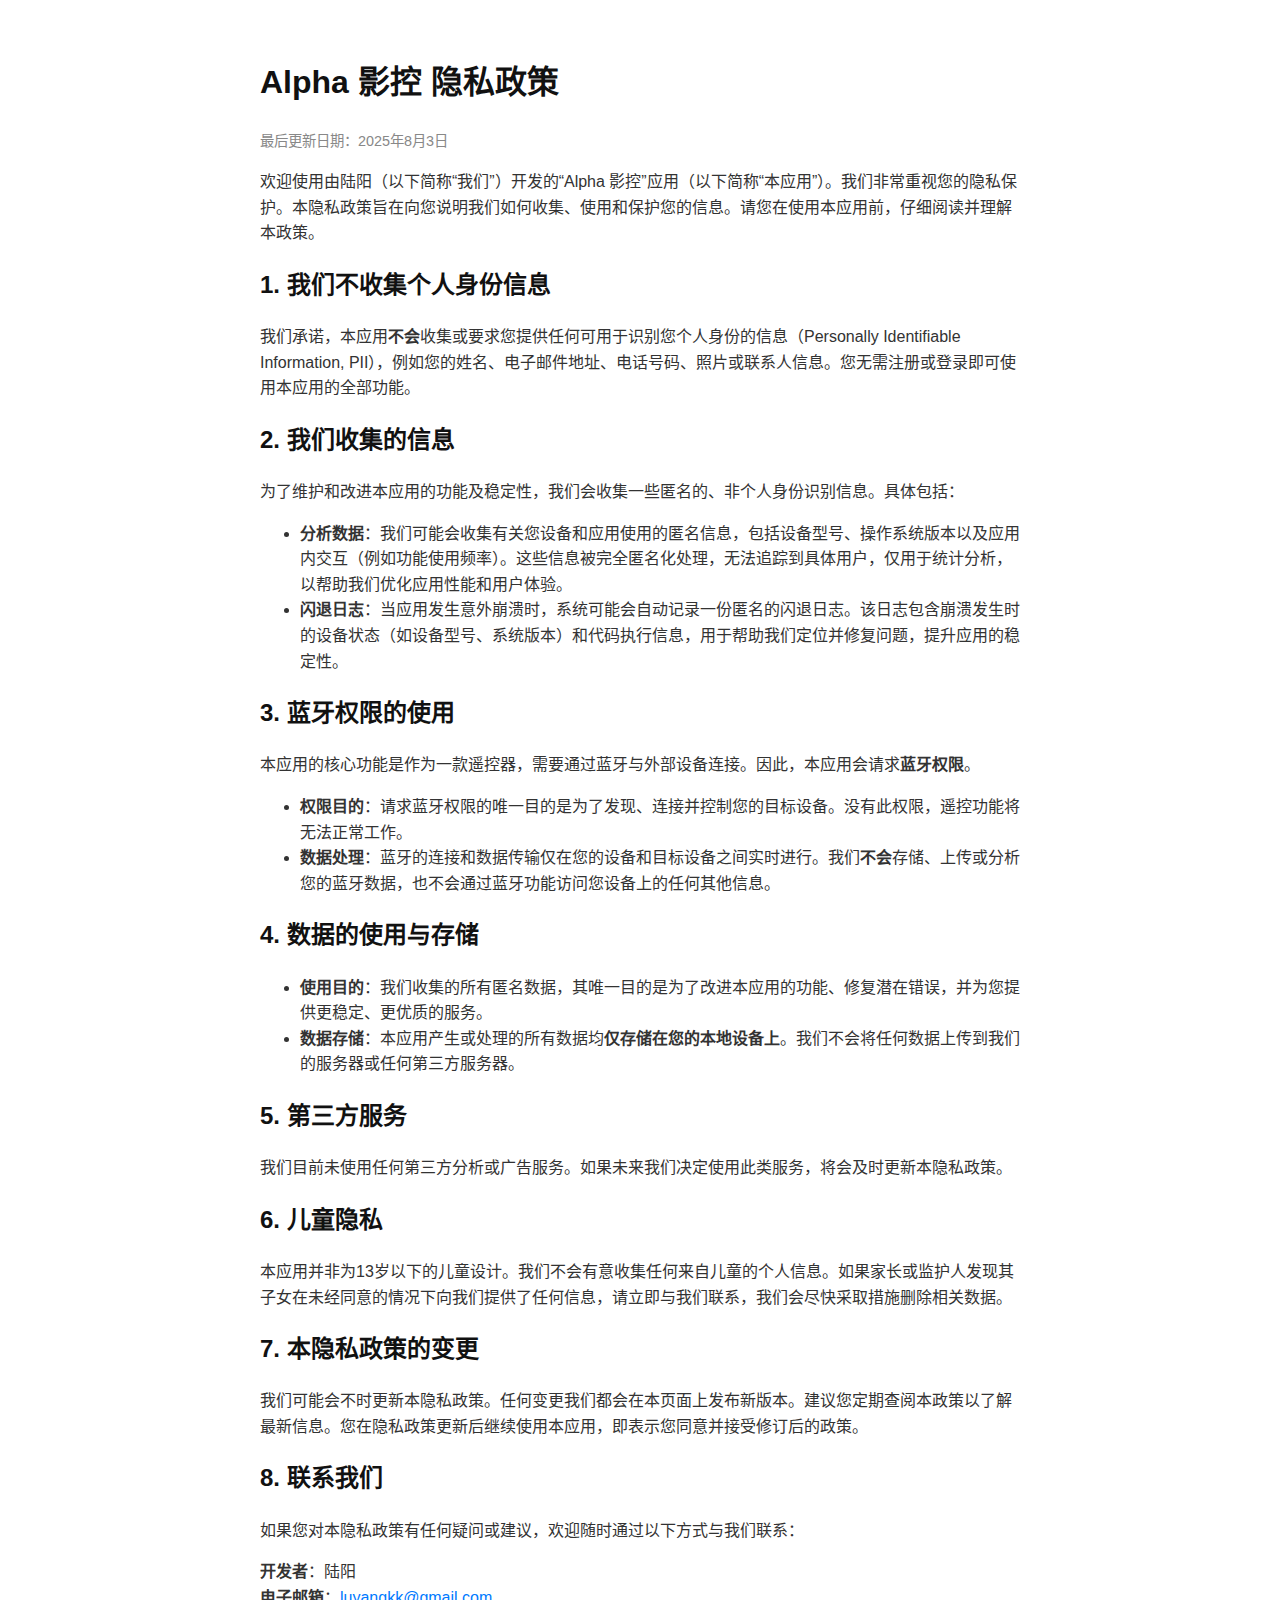
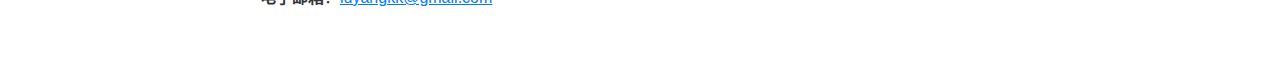
<file: privacy-policy.html>
<!DOCTYPE html>
<html lang="zh-CN">
<head>
  <meta charset='utf-8'>
  <meta name='viewport' content='width=device-width, initial-scale=1.0'>
  <title>隐私政策</title>
  <style>
    body {
      font-family: -apple-system, BlinkMacSystemFont, "Segoe UI", Roboto, "Helvetica Neue", Arial, sans-serif;
      line-height: 1.6;
      padding: 1em;
      max-width: 800px;
      margin: 0 auto;
      color: #333;
    }
    h1, h2 {
      color: #111;
    }
    strong {
      font-weight: 600;
    }
    a {
      color: #007AFF;
    }
    .container {
      padding: 20px;
    }
    .last-updated {
      color: #888;
      font-size: 0.9em;
    }
  </style>
</head>
<body>
<div class="container">
  <h1>Alpha 影控 隐私政策</h1>
  <p class="last-updated">最后更新日期：2025年8月3日</p>

  <p>欢迎使用由陆阳（以下简称“我们”）开发的“Alpha 影控”应用（以下简称“本应用”）。我们非常重视您的隐私保护。本隐私政策旨在向您说明我们如何收集、使用和保护您的信息。请您在使用本应用前，仔细阅读并理解本政策。</p>

  <h2>1. 我们不收集个人身份信息</h2>
  <p>我们承诺，本应用<strong>不会</strong>收集或要求您提供任何可用于识别您个人身份的信息（Personally Identifiable Information, PII），例如您的姓名、电子邮件地址、电话号码、照片或联系人信息。您无需注册或登录即可使用本应用的全部功能。</p>

  <h2>2. 我们收集的信息</h2>
  <p>为了维护和改进本应用的功能及稳定性，我们会收集一些匿名的、非个人身份识别信息。具体包括：</p>
  <ul>
    <li><strong>分析数据</strong>：我们可能会收集有关您设备和应用使用的匿名信息，包括设备型号、操作系统版本以及应用内交互（例如功能使用频率）。这些信息被完全匿名化处理，无法追踪到具体用户，仅用于统计分析，以帮助我们优化应用性能和用户体验。</li>
    <li><strong>闪退日志</strong>：当应用发生意外崩溃时，系统可能会自动记录一份匿名的闪退日志。该日志包含崩溃发生时的设备状态（如设备型号、系统版本）和代码执行信息，用于帮助我们定位并修复问题，提升应用的稳定性。</li>
  </ul>

  <h2>3. 蓝牙权限的使用</h2>
  <p>本应用的核心功能是作为一款遥控器，需要通过蓝牙与外部设备连接。因此，本应用会请求<strong>蓝牙权限</strong>。</p>
  <ul>
    <li><strong>权限目的</strong>：请求蓝牙权限的唯一目的是为了发现、连接并控制您的目标设备。没有此权限，遥控功能将无法正常工作。</li>
    <li><strong>数据处理</strong>：蓝牙的连接和数据传输仅在您的设备和目标设备之间实时进行。我们<strong>不会</strong>存储、上传或分析您的蓝牙数据，也不会通过蓝牙功能访问您设备上的任何其他信息。</li>
  </ul>

  <h2>4. 数据的使用与存储</h2>
  <ul>
    <li><strong>使用目的</strong>：我们收集的所有匿名数据，其唯一目的是为了改进本应用的功能、修复潜在错误，并为您提供更稳定、更优质的服务。</li>
    <li><strong>数据存储</strong>：本应用产生或处理的所有数据均<strong>仅存储在您的本地设备上</strong>。我们不会将任何数据上传到我们的服务器或任何第三方服务器。</li>
  </ul>

  <h2>5. 第三方服务</h2>
  <p>我们目前未使用任何第三方分析或广告服务。如果未来我们决定使用此类服务，将会及时更新本隐私政策。</p>

  <h2>6. 儿童隐私</h2>
  <p>本应用并非为13岁以下的儿童设计。我们不会有意收集任何来自儿童的个人信息。如果家长或监护人发现其子女在未经同意的情况下向我们提供了任何信息，请立即与我们联系，我们会尽快采取措施删除相关数据。</p>

  <h2>7. 本隐私政策的变更</h2>
  <p>我们可能会不时更新本隐私政策。任何变更我们都会在本页面上发布新版本。建议您定期查阅本政策以了解最新信息。您在隐私政策更新后继续使用本应用，即表示您同意并接受修订后的政策。</p>

  <h2>8. 联系我们</h2>
  <p>如果您对本隐私政策有任何疑问或建议，欢迎随时通过以下方式与我们联系：</p>
  <p><strong>开发者</strong>：陆阳<br>
     <strong>电子邮箱</strong>：<a href="mailto:luyangkk@gmail.com">luyangkk@gmail.com</a></p>
</div>
</body>
</html>
</file>
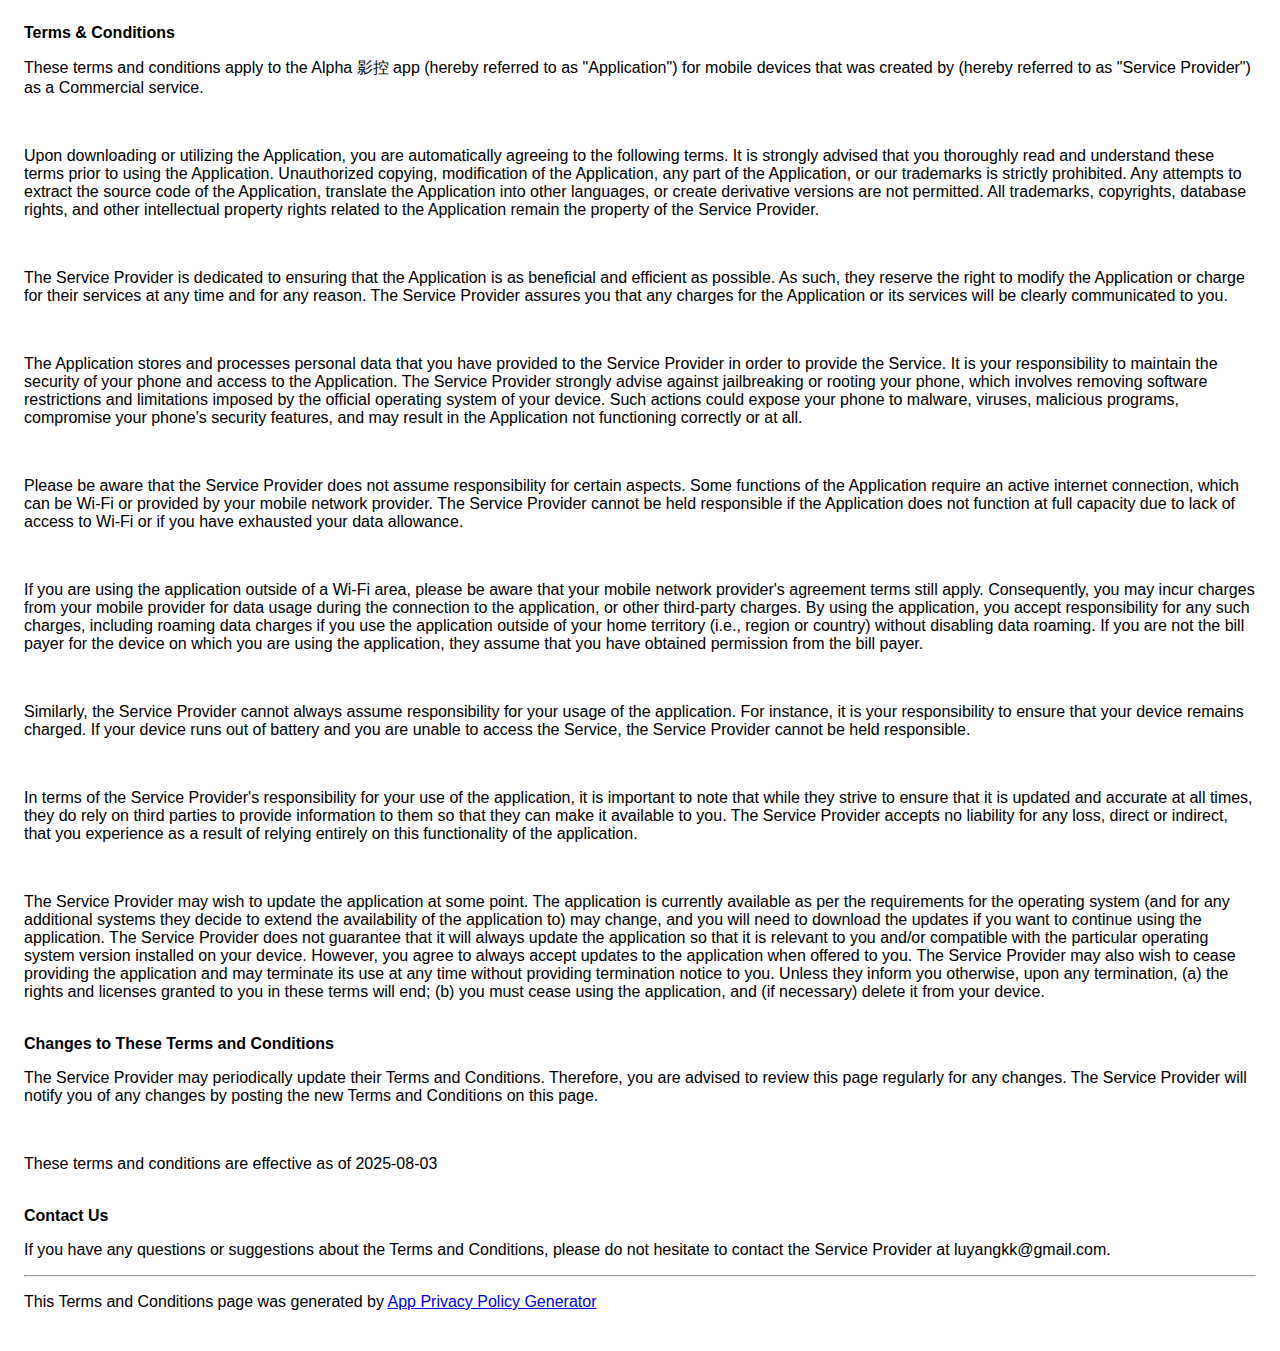
<file: terms-conditions.html>
<!DOCTYPE html>
    <html>
    <head>
      <meta charset='utf-8'>
      <meta name='viewport' content='width=device-width'>
      <title>Terms &amp; Conditions</title>
      <style> body { font-family: 'Helvetica Neue', Helvetica, Arial, sans-serif; padding:1em; } </style>
    </head>
    <body>
    <strong>Terms &amp; Conditions</strong><br><p>These terms and conditions apply to the Alpha 影控 app (hereby referred to as "Application") for mobile devices that was created by  (hereby referred to as "Service Provider") as a Commercial service.</p><br><p>Upon downloading or utilizing the Application, you are automatically agreeing to the following terms. It is strongly advised that you thoroughly read and understand these terms prior to using the Application. Unauthorized copying, modification of the Application, any part of the Application, or our trademarks is strictly prohibited. Any attempts to extract the source code of the Application, translate the Application into other languages, or create derivative versions are not permitted. All trademarks, copyrights, database rights, and other intellectual property rights related to the Application remain the property of the Service Provider.</p><br><p>The Service Provider is dedicated to ensuring that the Application is as beneficial and efficient as possible. As such, they reserve the right to modify the Application or charge for their services at any time and for any reason. The Service Provider assures you that any charges for the Application or its services will be clearly communicated to you.</p><br><p>The Application stores and processes personal data that you have provided to the Service Provider in order to provide the Service. It is your responsibility to maintain the security of your phone and access to the Application. The Service Provider strongly advise against jailbreaking or rooting your phone, which involves removing software restrictions and limitations imposed by the official operating system of your device. Such actions could expose your phone to malware, viruses, malicious programs, compromise your phone's security features, and may result in the Application not functioning correctly or at all.</p><!----><br><p>Please be aware that the Service Provider does not assume responsibility for certain aspects. Some functions of the Application require an active internet connection, which can be Wi-Fi or provided by your mobile network provider. The Service Provider cannot be held responsible if the Application does not function at full capacity due to lack of access to Wi-Fi or if you have exhausted your data allowance.</p><br><p>If you are using the application outside of a Wi-Fi area, please be aware that your mobile network provider's agreement terms still apply. Consequently, you may incur charges from your mobile provider for data usage during the connection to the application, or other third-party charges. By using the application, you accept responsibility for any such charges, including roaming data charges if you use the application outside of your home territory (i.e., region or country) without disabling data roaming. If you are not the bill payer for the device on which you are using the application, they assume that you have obtained permission from the bill payer.</p><br><p>Similarly, the Service Provider cannot always assume responsibility for your usage of the application. For instance, it is your responsibility to ensure that your device remains charged. If your device runs out of battery and you are unable to access the Service, the Service Provider cannot be held responsible.</p><br><p>In terms of the Service Provider's responsibility for your use of the application, it is important to note that while they strive to ensure that it is updated and accurate at all times, they do rely on third parties to provide information to them so that they can make it available to you. The Service Provider accepts no liability for any loss, direct or indirect, that you experience as a result of relying entirely on this functionality of the application.</p><br><p>The Service Provider may wish to update the application at some point. The application is currently available as per the requirements for the operating system (and for any additional systems they decide to extend the availability of the application to) may change, and you will need to download the updates if you want to continue using the application. The Service Provider does not guarantee that it will always update the application so that it is relevant to you and/or compatible with the particular operating system version installed on your device. However, you agree to always accept updates to the application when offered to you. The Service Provider may also wish to cease providing the application and may terminate its use at any time without providing termination notice to you. Unless they inform you otherwise, upon any termination, (a) the rights and licenses granted to you in these terms will end; (b) you must cease using the application, and (if necessary) delete it from your device.</p><br><strong>Changes to These Terms and Conditions</strong><p>The Service Provider may periodically update their Terms and Conditions. Therefore, you are advised to review this page regularly for any changes. The Service Provider will notify you of any changes by posting the new Terms and Conditions on this page.</p><br><p>These terms and conditions are effective as of 2025-08-03</p><br><strong>Contact Us</strong><p>If you have any questions or suggestions about the Terms and Conditions, please do not hesitate to contact the Service Provider at luyangkk@gmail.com.</p><hr><p>This Terms and Conditions page was generated by <a href="https://app-privacy-policy-generator.nisrulz.com/" target="_blank" rel="noopener noreferrer">App Privacy Policy Generator</a></p>
    </body>
    </html>
</file>
